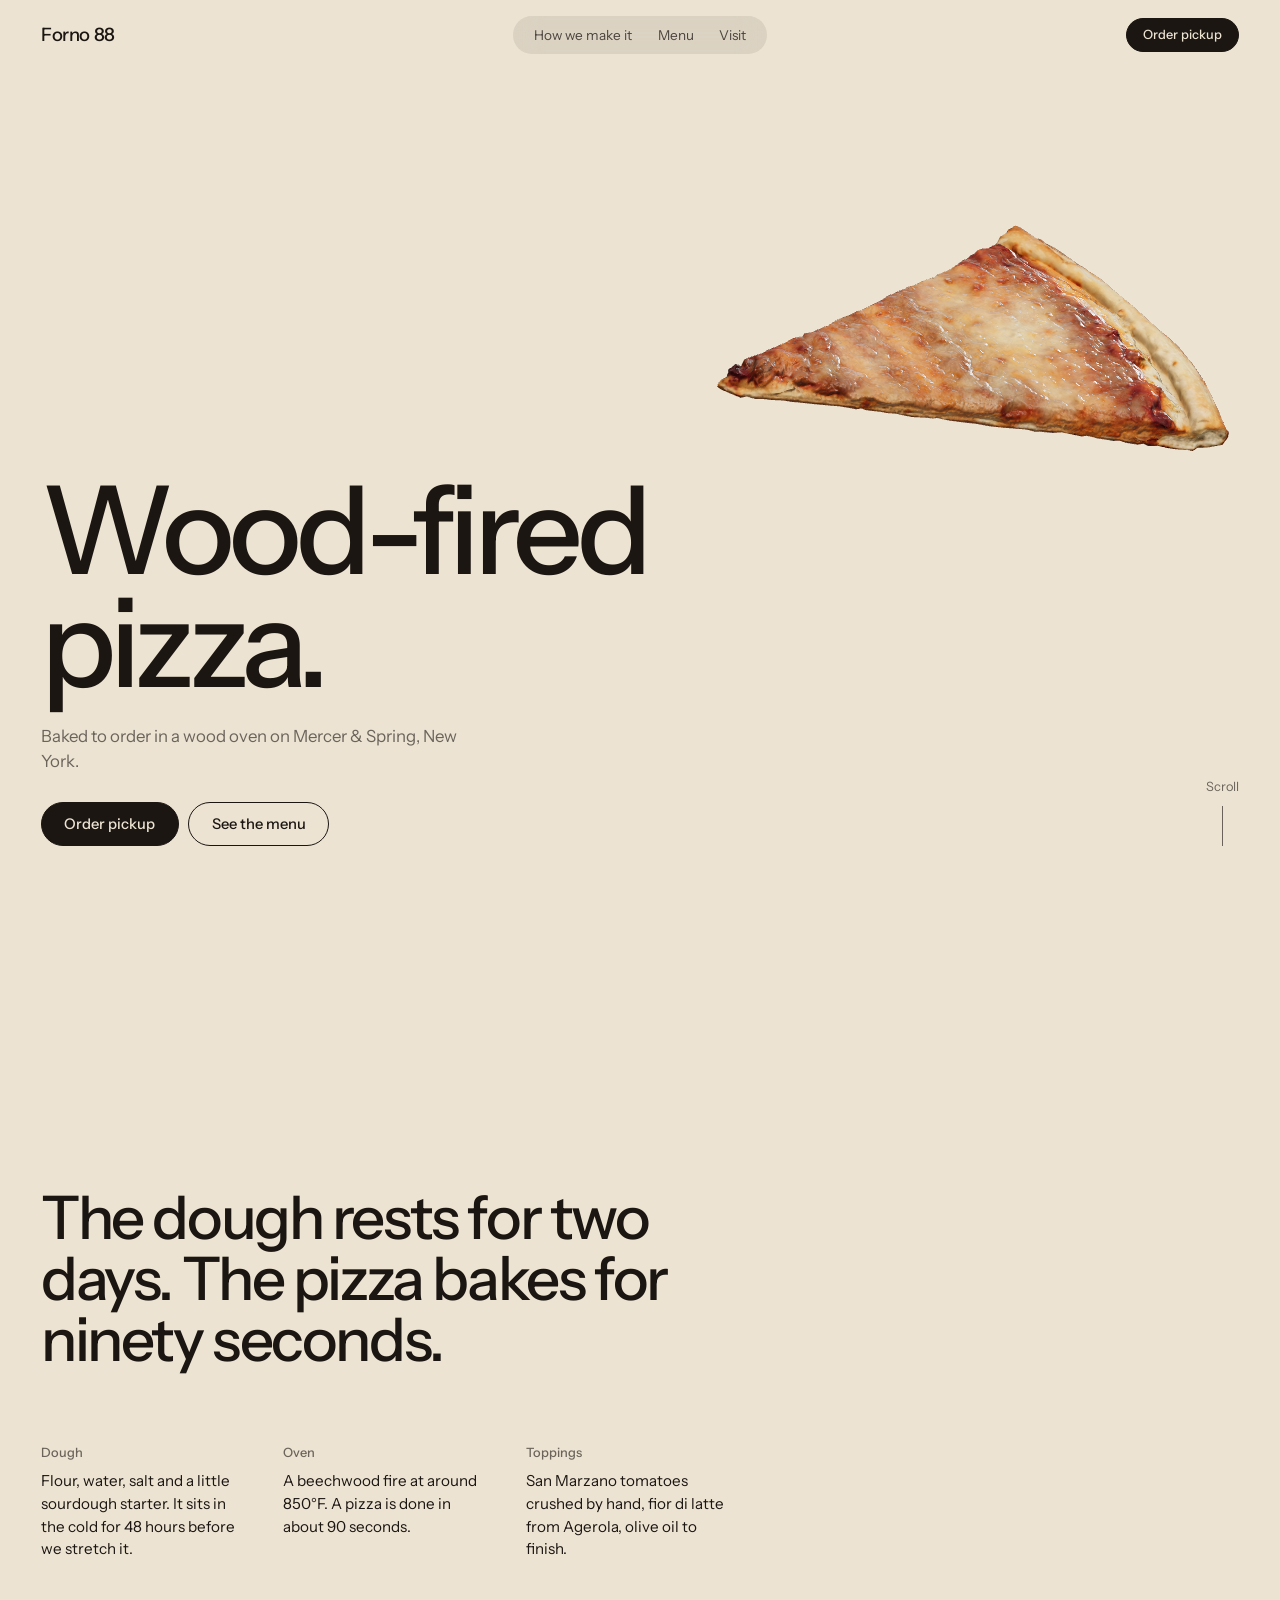
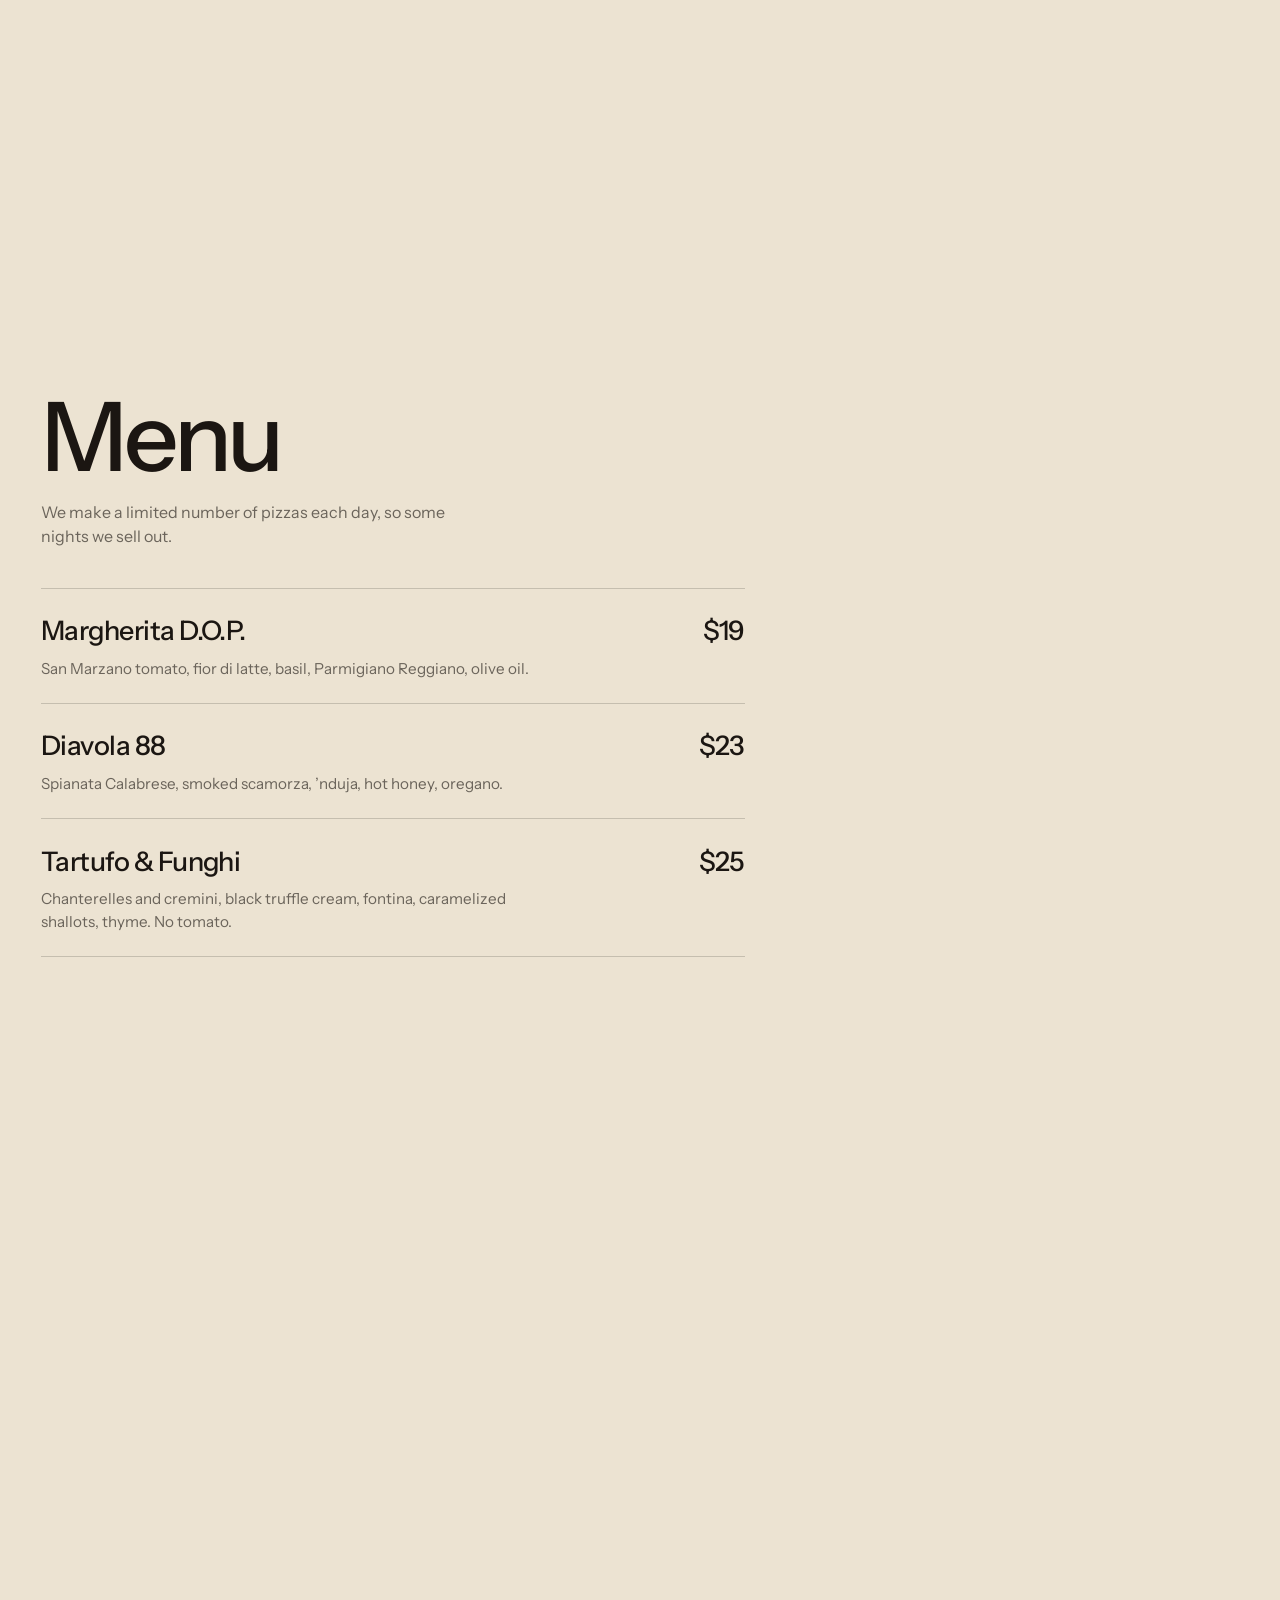
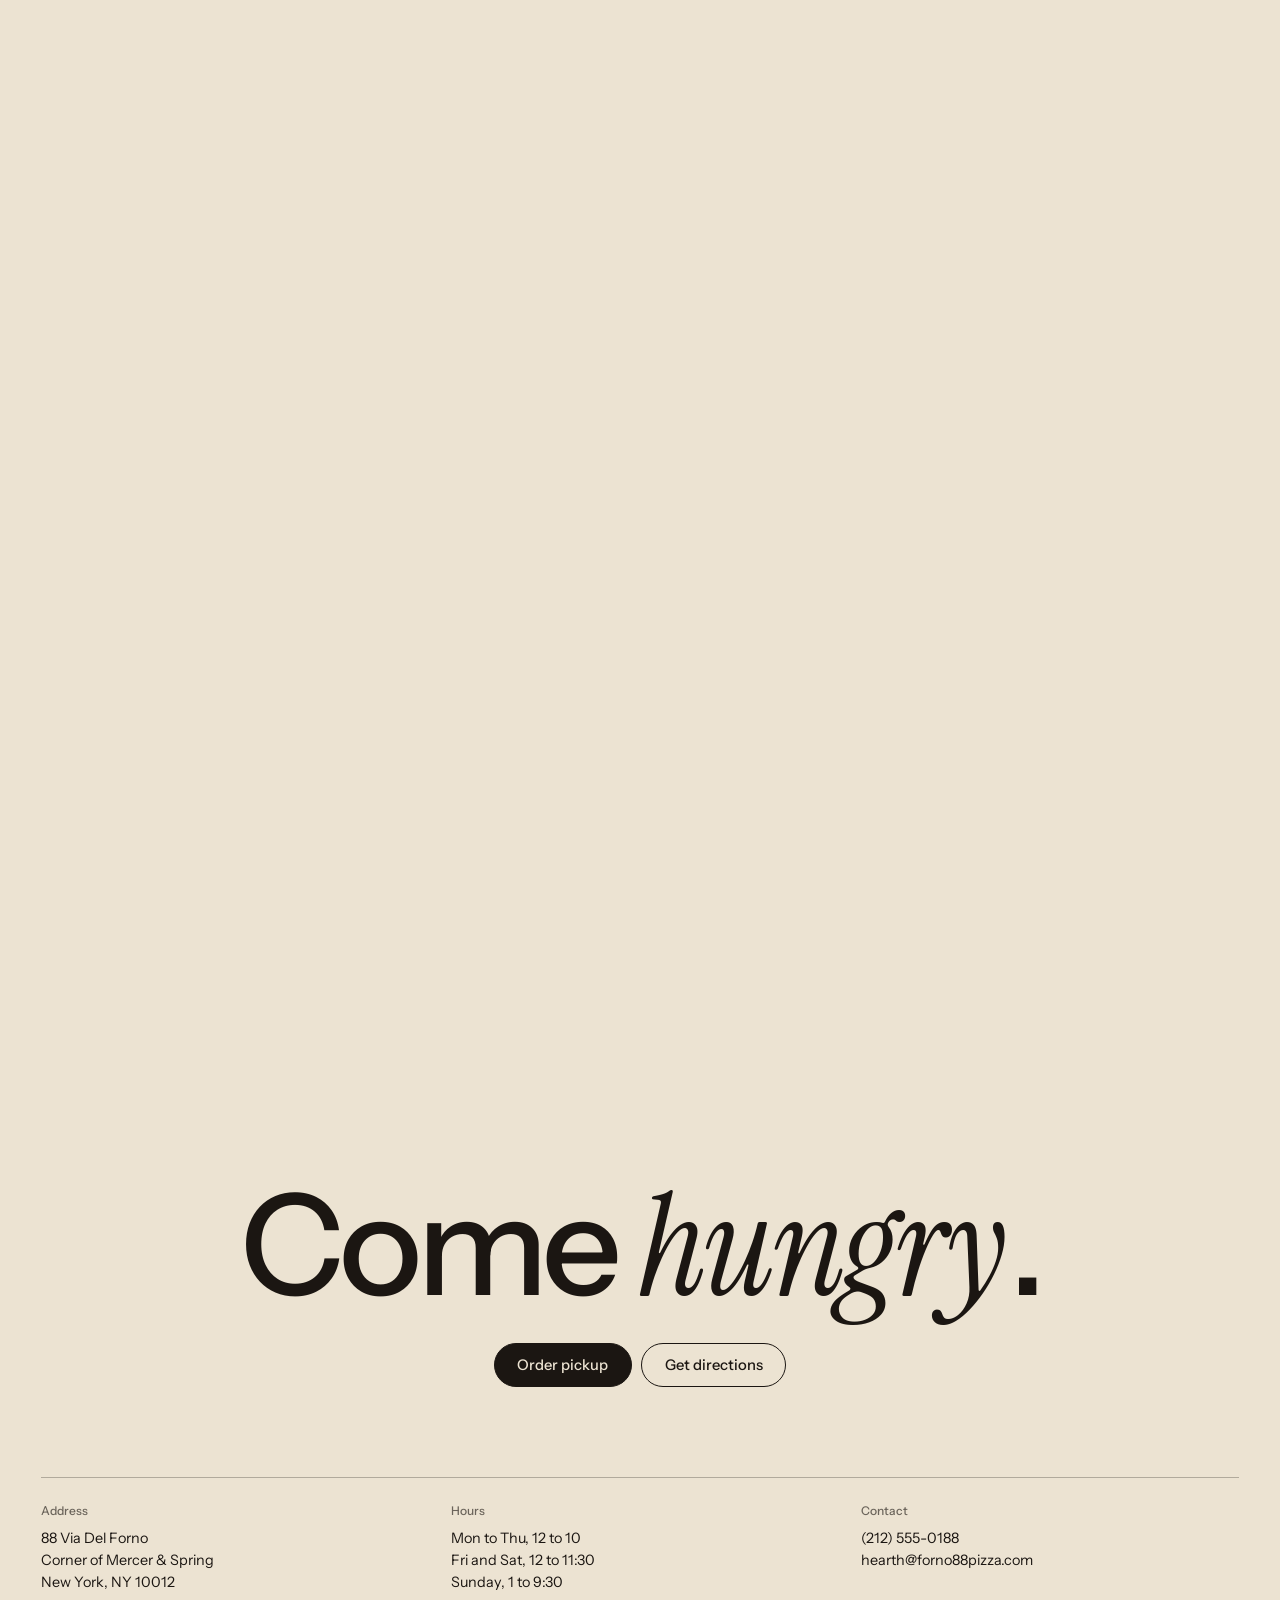
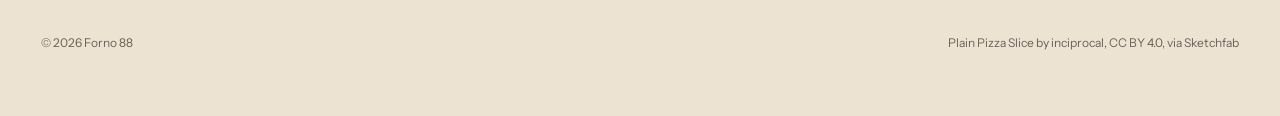
<file: index.html>
<!DOCTYPE html>
<html lang="en">
<head>
  <meta charset="UTF-8">
  <meta name="viewport" content="width=device-width, initial-scale=1.0, viewport-fit=cover">
  <title>Forno 88 · Wood-fired pizza in SoHo, New York</title>
  <meta name="description" content="Neapolitan pizza baked to order in a wood oven at Mercer &amp; Spring, New York. Order pickup online.">

  <meta property="og:type" content="website">
  <meta property="og:url" content="https://forno88pizza.com/">
  <meta property="og:title" content="Forno 88 · Wood-fired pizza in SoHo, New York">
  <meta property="og:description" content="Baked to order in a wood oven at Mercer &amp; Spring.">
  <meta property="og:image" content="https://forno88pizza.com/og-image.jpg">
  <meta property="og:image:alt" content="A slice of Forno 88 pizza on a cream background">
  <meta name="twitter:card" content="summary_large_image">

  <link rel="canonical" href="https://forno88pizza.com/">
  <meta name="theme-color" content="#ece3d2">
  <link rel="manifest" href="/site.webmanifest">
  <link rel="icon" href="/favicon.svg" type="image/svg+xml">
  <link rel="apple-touch-icon" href="/favicon.svg">

  <script type="application/ld+json">
  {
    "@context": "https://schema.org",
    "@type": "Pizzeria",
    "name": "Forno 88",
    "url": "https://forno88pizza.com/",
    "image": "https://forno88pizza.com/og-image.jpg",
    "telephone": "+12125550188",
    "email": "hearth@forno88pizza.com",
    "priceRange": "$$",
    "servesCuisine": ["Neapolitan Pizza", "Italian"],
    "address": {
      "@type": "PostalAddress",
      "streetAddress": "88 Via Del Forno, Corner of Mercer & Spring",
      "addressLocality": "New York",
      "addressRegion": "NY",
      "postalCode": "10012",
      "addressCountry": "US"
    },
    "geo": { "@type": "GeoCoordinates", "latitude": 40.7245, "longitude": -73.9982 },
    "openingHoursSpecification": [
      { "@type": "OpeningHoursSpecification", "dayOfWeek": ["Monday", "Tuesday", "Wednesday", "Thursday"], "opens": "12:00", "closes": "22:00" },
      { "@type": "OpeningHoursSpecification", "dayOfWeek": ["Friday", "Saturday"], "opens": "12:00", "closes": "23:30" },
      { "@type": "OpeningHoursSpecification", "dayOfWeek": "Sunday", "opens": "13:00", "closes": "21:30" }
    ],
    "hasMenu": "https://forno88pizza.com/#menu",
    "acceptsReservations": false
  }
  </script>

  <script type="module" crossorigin src="/assets/main-CISGfZzE.js"></script>
  <link rel="modulepreload" crossorigin href="/assets/three-CdEtKK5L.js">
  <link rel="modulepreload" crossorigin href="/assets/gsap-CzGW6FVa.js">
  <link rel="stylesheet" crossorigin href="/assets/style-DFF89XpY.css">
</head>
<body>
  <div id="loader" class="loader" aria-hidden="true"></div>

  <!-- The 3D slice lives on this canvas, above the page text. -->
  <canvas id="webgl-canvas" class="webgl-canvas" aria-hidden="true"></canvas>

  <!-- Only shown if WebGL isn't available -->
  <div id="webgl-fallback" class="webgl-fallback" aria-hidden="true" hidden>
    <svg viewBox="0 0 120 120" fill="none" xmlns="http://www.w3.org/2000/svg">
      <path d="M60 10L105 105C80 115 40 115 15 105L60 10Z" fill="#d9944a"/>
      <path d="M60 20L97 98C76 106 44 106 23 98L60 20Z" fill="#efd89a"/>
      <circle cx="58" cy="62" r="6" fill="#b8321e"/>
      <circle cx="68" cy="82" r="5" fill="#b8321e"/>
      <circle cx="50" cy="80" r="4.5" fill="#b8321e"/>
    </svg>
  </div>

  <div class="top-fade" aria-hidden="true"></div>

  <header class="site-header" id="site-header">
    <a href="#hero" class="brand" aria-label="Forno 88, back to top">Forno 88</a>

    <nav class="nav-pill" aria-label="Main">
      <a href="#craft">How we make it</a>
      <a href="#menu">Menu</a>
      <a href="#visit">Visit</a>
    </nav>

    <div class="header-end">
      <button type="button" class="btn btn-solid btn-sm" data-order>Order pickup</button>
      <button type="button" class="menu-toggle" id="mobile-menu-toggle" aria-expanded="false" aria-controls="mobile-nav">Menu</button>
    </div>
  </header>

  <div class="mobile-nav" id="mobile-nav" aria-hidden="true">
    <nav aria-label="Mobile">
      <a href="#craft">How we make it</a>
      <a href="#menu">Menu</a>
      <a href="#visit">Visit</a>
    </nav>
    <button type="button" class="btn btn-solid" data-order>Order pickup</button>
  </div>

  <main class="content-wrapper">
    <!-- 1. Hero -->
    <section id="hero" class="scene scene-hero" data-bg="#ece3d2" data-fg="#1b1612" aria-labelledby="hero-title">
      <div class="slot hero-slot" data-slot aria-hidden="true"></div>
      <div class="hero-copy">
        <h1 id="hero-title">Wood-fired<br>pizza.</h1>
        <p class="lede">Baked to order in a wood oven on Mercer &amp; Spring, New York.</p>
        <div class="actions">
          <button type="button" class="btn btn-solid" data-order>Order pickup</button>
          <a href="#menu" class="btn btn-line">See the menu</a>
        </div>
      </div>
      <p class="scroll-hint" aria-hidden="true">Scroll</p>
    </section>

    <!-- 2. How we make it -->
    <section id="craft" class="scene scene-craft" data-bg="#16110e" data-fg="#f2e9d8" aria-labelledby="craft-title">
      <div class="slot craft-slot" data-slot aria-hidden="true"></div>
      <div class="craft-copy">
        <h2 id="craft-title" class="statement">The dough rests for two days. The pizza bakes for ninety seconds.</h2>
        <div class="facts">
          <div>
            <h3>Dough</h3>
            <p>Flour, water, salt and a little sourdough starter. It sits in the cold for 48 hours before we stretch it.</p>
          </div>
          <div>
            <h3>Oven</h3>
            <p>A beechwood fire at around 850°F. A pizza is done in about 90 seconds.</p>
          </div>
          <div>
            <h3>Toppings</h3>
            <p>San Marzano tomatoes crushed by hand, fior di latte from Agerola, olive oil to finish.</p>
          </div>
        </div>
      </div>
    </section>

    <!-- 3. Menu -->
    <section id="menu" class="scene scene-menu" data-bg="#16110e" data-fg="#f2e9d8" aria-labelledby="menu-title">
      <div class="menu-sticky">
       <div class="slot menu-slot" data-slot aria-hidden="true"></div>
       <div class="menu-copy">
        <h2 id="menu-title" class="section-title">Menu</h2>
        <p class="note">We make a limited number of pizzas each day, so some nights we sell out.</p>

        <ol class="menu-list" id="menu-list">
          <li class="menu-row">
            <div class="row-head"><h3>Margherita D.O.P.</h3><span class="price">$19</span></div>
            <p>San Marzano tomato, fior di latte, basil, Parmigiano Reggiano, olive oil.</p>
          </li>
          <li class="menu-row">
            <div class="row-head"><h3>Diavola 88</h3><span class="price">$23</span></div>
            <p>Spianata Calabrese, smoked scamorza, ’nduja, hot honey, oregano.</p>
          </li>
          <li class="menu-row">
            <div class="row-head"><h3>Tartufo &amp; Funghi</h3><span class="price">$25</span></div>
            <p>Chanterelles and cremini, black truffle cream, fontina, caramelized shallots, thyme. No tomato.</p>
          </li>
        </ol>
       </div>
      </div>
    </section>

    <!-- 4. Visit -->
    <section id="visit" class="scene scene-visit" data-bg="#c9361f" data-fg="#fbf0de" aria-labelledby="visit-title">
      <div class="visit-main">
        <div class="slot visit-slot" data-slot aria-hidden="true"></div>
        <h2 id="visit-title" class="closing">Come <em>hungry</em>.</h2>
        <div class="actions actions-center">
          <button type="button" class="btn btn-solid" data-order>Order pickup</button>
          <a class="btn btn-line" href="https://www.google.com/maps/search/?api=1&amp;query=88+Via+Del+Forno+New+York+NY+10012" target="_blank" rel="noopener noreferrer">Get directions</a>
        </div>
      </div>

      <footer class="site-footer">
        <div class="info">
          <div>
            <h3>Address</h3>
            <address>88 Via Del Forno<br>Corner of Mercer &amp; Spring<br>New York, NY 10012</address>
          </div>
          <div>
            <h3>Hours</h3>
            <p>Mon to Thu, 12 to 10<br>Fri and Sat, 12 to 11:30<br>Sunday, 1 to 9:30</p>
          </div>
          <div>
            <h3>Contact</h3>
            <p><a href="tel:+12125550188">(212) 555-0188</a><br><a href="mailto:hearth@forno88pizza.com">hearth@forno88pizza.com</a></p>
          </div>
        </div>
        <p class="fine">
          <span>&copy; <span id="copyright-year">2026</span> Forno 88</span>
          <span><a href="https://sketchfab.com/3d-models/plain-pizza-slice-486238438ec64c3cb64d607a30d1a9e6" target="_blank" rel="noopener noreferrer">Plain Pizza Slice by inciprocal</a>, <a href="https://creativecommons.org/licenses/by/4.0/" target="_blank" rel="noopener noreferrer">CC BY 4.0</a>, via Sketchfab</span>
        </p>
      </footer>
    </section>
  </main>

  <dialog id="order-dialog" class="order-dialog" aria-labelledby="dialog-title">
    <div class="dialog-body">
      <button type="button" class="dialog-close" id="dialog-close-btn">Close</button>

      <div id="order-view-form" class="dialog-view">
        <h2 id="dialog-title">Order for pickup</h2>
        <p class="muted">Ready in about 15 minutes. You pay when you pick up.</p>

        <form id="order-form" novalidate>
          <fieldset class="picks">
            <legend class="sr-only">Pizza</legend>
            <label class="pick">
              <input type="radio" name="selected_pizza" value="Margherita D.O.P." data-price="19" checked>
              <span class="pick-name">Margherita D.O.P.</span><span>$19</span>
            </label>
            <label class="pick">
              <input type="radio" name="selected_pizza" value="Diavola 88" data-price="23">
              <span class="pick-name">Diavola 88</span><span>$23</span>
            </label>
            <label class="pick">
              <input type="radio" name="selected_pizza" value="Tartufo &amp; Funghi" data-price="25">
              <span class="pick-name">Tartufo &amp; Funghi</span><span>$25</span>
            </label>
          </fieldset>

          <div class="qty-row">
            <label for="order-qty">How many</label>
            <div class="qty">
              <button type="button" id="qty-minus" aria-label="One fewer">&minus;</button>
              <input type="number" id="order-qty" name="quantity" min="1" max="10" value="1" readonly>
              <button type="button" id="qty-plus" aria-label="One more">+</button>
            </div>
          </div>

          <div class="field">
            <label for="order-name">Name</label>
            <input type="text" id="order-name" name="customer_name" autocomplete="name" required>
            <span class="field-error" id="name-error-msg" hidden>We need a name to put on the order.</span>
          </div>

          <div class="field">
            <label for="order-phone">Phone <span class="muted">(we text when it’s ready)</span></label>
            <input type="tel" id="order-phone" name="customer_phone" autocomplete="tel" required>
            <span class="field-error" id="phone-error-msg" hidden>That phone number looks too short.</span>
          </div>

          <button type="submit" class="btn btn-solid btn-block" id="order-submit-btn">
            Place order · <span id="order-total-price">$19</span>
          </button>
        </form>
      </div>

      <div id="order-view-loading" class="dialog-view" hidden>
        <p class="status" role="status">Sending your order…</p>
      </div>

      <div id="order-view-success" class="dialog-view" hidden>
        <h2>Thanks, <span id="ticket-name"></span>.</h2>
        <p>Order <strong id="ticket-number">#4109</strong>: <span id="ticket-summary"></span>, <span id="ticket-total"></span>.</p>
        <p class="muted">Ready in about 15 minutes at 88 Via Del Forno. Pay at the counter.</p>
        <div class="dialog-actions">
          <button type="button" class="btn btn-solid" id="order-done-btn">Done</button>
          <button type="button" class="btn btn-line" id="order-again-btn">Order again</button>
        </div>
      </div>
    </div>
  </dialog>

</body>
</html>
</file>
<file: assets/style-DFF89XpY.css>
@font-face{font-family:Instrument Sans;font-style:normal;font-display:swap;font-weight:400;src:url(/assets/instrument-sans-latin-400-normal-DRC__1Mx.woff2) format("woff2"),url(/assets/instrument-sans-latin-400-normal-D1W7dsQl.woff) format("woff")}@font-face{font-family:Instrument Sans;font-style:normal;font-display:swap;font-weight:500;src:url(/assets/instrument-sans-latin-500-normal-Dk9ku72i.woff2) format("woff2"),url(/assets/instrument-sans-latin-500-normal-Z6ESRlEs.woff) format("woff")}@font-face{font-family:"Instrument Serif";font-style:italic;font-display:swap;font-weight:400;src:url(/assets/instrument-serif-latin-400-italic-DKMiL14s.woff2) format("woff2"),url(/assets/instrument-serif-latin-400-italic-u__WvvIK.woff) format("woff")}:root{--bg: #ece3d2;--fg: #1b1612;--muted: color-mix(in srgb, var(--fg) 62%, transparent);--line: color-mix(in srgb, var(--fg) 18%, transparent);--sans: "Instrument Sans", system-ui, -apple-system, "Segoe UI", Roboto, sans-serif;--serif: "Instrument Serif", Georgia, serif;--pad: clamp(1.25rem, 3.2vw, 3rem)}*,*:before,*:after{box-sizing:border-box;margin:0;padding:0}html{scroll-behavior:smooth;background:var(--bg);-webkit-text-size-adjust:100%;-webkit-font-smoothing:antialiased}body{background:var(--bg);color:var(--fg);font:400 1rem/1.5 var(--sans);overflow-x:clip}a{color:inherit;text-decoration:none}button{font:inherit;color:inherit;background:none;border:0;cursor:pointer}ul,ol{list-style:none}h1,h2,h3{font-weight:500}:focus-visible{outline:2px solid currentColor;outline-offset:3px}[hidden]{display:none!important}.sr-only{position:absolute;width:1px;height:1px;overflow:hidden;clip:rect(0 0 0 0);white-space:nowrap}.content-wrapper{position:relative;z-index:1}.webgl-canvas{position:fixed;inset:0;width:100%;height:100%;z-index:3;pointer-events:none;opacity:0;transition:opacity 1.2s ease}.webgl-canvas.is-ready{opacity:1}.webgl-fallback{position:fixed;inset:0;z-index:3;pointer-events:none;display:flex;align-items:center;justify-content:center}.webgl-fallback[hidden]{display:none}.webgl-fallback svg{width:min(46vw,320px)}.top-fade{display:none}.loader{position:fixed;inset:0;z-index:100;background:var(--bg);transition:opacity .7s ease,visibility .7s}.loader.hidden{opacity:0;visibility:hidden}.site-header{position:fixed;top:0;left:0;right:0;z-index:50;display:grid;grid-template-columns:1fr auto 1fr;align-items:center;padding:1rem var(--pad)}.brand{font-weight:500;font-size:1.15rem;letter-spacing:-.02em}.nav-pill{display:flex;gap:1.6rem;padding:.55rem 1.3rem;border-radius:999px;font-size:.85rem;background:color-mix(in srgb,var(--fg) 8%,transparent);-webkit-backdrop-filter:blur(14px);backdrop-filter:blur(14px)}.nav-pill a{opacity:.75;transition:opacity .2s}.nav-pill a:hover{opacity:1}.header-end{justify-self:end;display:flex;align-items:center;gap:1rem}.menu-toggle{display:none;font-size:.9rem}.btn{display:inline-flex;align-items:center;justify-content:center;height:2.75rem;padding:0 1.4rem;border-radius:999px;border:1px solid var(--fg);font-size:.92rem;font-weight:500;white-space:nowrap;transition:background .2s,color .2s,opacity .2s}.btn-sm{height:2.1rem;padding:0 1rem;font-size:.8rem}.btn-block{width:100%}.btn-solid{background:var(--fg);color:var(--bg)}.btn-solid:hover{opacity:.85}.btn-line:hover{background:var(--fg);color:var(--bg)}.btn:disabled{opacity:.5;cursor:default}.slot{visibility:hidden;pointer-events:none}.hero-slot,.craft-slot,.menu-slot{position:absolute;right:var(--pad)}.hero-slot{top:9svh;width:46vw;height:58svh}.craft-slot{top:14svh;width:32vw;height:62svh}.menu-slot{top:14svh;width:36vw;height:64svh}.visit-slot{height:clamp(12rem,34svh,24rem)}.scene{position:relative;min-height:100svh;padding:7rem var(--pad) 4rem}h1,.statement,.section-title,.closing{letter-spacing:-.04em}.actions{display:flex;flex-wrap:wrap;gap:.6rem;margin-top:1.75rem}.actions-center{justify-content:center}.scene-hero{display:flex;align-items:flex-end;padding-bottom:clamp(2rem,6vh,4rem)}h1{font-size:clamp(3.6rem,9.6vw,9.5rem);line-height:.92;letter-spacing:-.05em}.lede{margin-top:1.5rem;max-width:26rem;font-size:1.05rem;color:var(--muted)}.scroll-hint{position:absolute;right:var(--pad);bottom:clamp(2rem,6vh,4rem);font-size:.8rem;color:var(--muted);text-align:center}.scroll-hint:after{content:"";display:block;width:1px;height:2.5rem;margin:.6rem auto 0;background:currentColor;transform-origin:top;animation:drip 2.4s ease-in-out infinite}@keyframes drip{0%{transform:scaleY(0);opacity:1}60%{transform:scaleY(1);opacity:1}to{transform:scaleY(1);opacity:0}}.scene-craft{display:flex;align-items:center}.craft-copy{max-width:58%}.statement{font-size:clamp(2.1rem,4.7vw,4.6rem);line-height:1.02;max-width:15em}.facts{display:grid;grid-template-columns:repeat(3,minmax(0,1fr));gap:2rem;margin-top:clamp(3rem,8vh,5.5rem)}.facts h3{font-size:.8rem;color:var(--muted);margin-bottom:.5rem}.facts p{font-size:.95rem;line-height:1.5}.scene-menu{min-height:240svh;padding:0}.menu-sticky{position:sticky;top:0;height:100svh;display:flex;align-items:center;padding:6rem var(--pad) 3rem}.menu-copy{width:min(100%,44rem)}.section-title{font-size:clamp(3.4rem,7.5vw,7rem);line-height:.95}.note{margin:1.1rem 0 2.5rem;color:var(--muted);max-width:26rem}.menu-row{padding:1.4rem 0;border-top:1px solid var(--line);transition:opacity .4s ease}.menu-row:last-child{border-bottom:1px solid var(--line)}.menu-list.has-active .menu-row{opacity:.35}.menu-list.has-active .menu-row.is-active{opacity:1}.row-head{display:flex;justify-content:space-between;align-items:baseline;gap:1rem;font-size:clamp(1.35rem,2.1vw,1.9rem);letter-spacing:-.02em}.row-head h3{font-size:inherit}.row-head .price{font-weight:500}.menu-row p{margin-top:.4rem;max-width:32rem;color:var(--muted);font-size:.95rem}.scene-visit{display:flex;flex-direction:column;justify-content:flex-end}.visit-main{margin-top:auto;text-align:center}.closing{font-size:clamp(3.6rem,11vw,10.5rem);line-height:.95}.closing em{font-family:var(--serif);font-style:italic;font-weight:400;letter-spacing:-.02em;padding-right:.04em}.site-footer{margin-top:clamp(4rem,10vh,6.5rem)}.info{display:grid;grid-template-columns:repeat(3,minmax(0,1fr));gap:2rem;padding-top:1.5rem;border-top:1px solid color-mix(in srgb,var(--fg) 28%,transparent);font-size:.9rem;line-height:1.55}.info h3{font-size:.75rem;color:var(--muted);margin-bottom:.4rem}address{font-style:normal}.info a,.fine a{text-underline-offset:3px}.info a:hover,.fine a:hover{text-decoration:underline}.fine{display:flex;justify-content:space-between;flex-wrap:wrap;gap:.5rem 2rem;margin-top:2.5rem;font-size:.75rem;color:var(--muted)}.mobile-nav{position:fixed;inset:0;z-index:40;background:var(--bg);display:flex;flex-direction:column;justify-content:center;gap:2.5rem;padding:5rem var(--pad) 2rem;opacity:0;visibility:hidden;transition:opacity .25s,visibility .25s}.mobile-nav.is-open{opacity:1;visibility:visible}.mobile-nav nav{display:flex;flex-direction:column;gap:.4rem}.mobile-nav nav a{font-size:2.4rem;font-weight:500;letter-spacing:-.03em;line-height:1.15}.order-dialog{--bg: #f4ecdc;--fg: #1b1612;width:min(28rem,calc(100vw - 2rem));max-height:calc(100svh - 2rem);margin:auto;padding:0;border:0;border-radius:1.1rem;background:var(--bg);color:var(--fg);overflow:auto}.order-dialog::backdrop{background:#140f0c8c}.dialog-body{position:relative;padding:2rem}.dialog-close{position:absolute;top:1.1rem;right:1.4rem;font-size:.85rem;color:var(--muted)}.dialog-close:hover{color:var(--fg)}.dialog-view h2{font-size:1.8rem;letter-spacing:-.03em;line-height:1.1}.dialog-view>p{margin-top:.5rem}.muted{color:var(--muted)}.picks{border:0;margin-top:1.5rem}.pick{display:flex;align-items:center;gap:.75rem;padding:.8rem 0;border-top:1px solid var(--line);cursor:pointer}.pick:last-child{border-bottom:1px solid var(--line)}.pick input{accent-color:var(--fg);width:1rem;height:1rem}.pick-name{flex:1}.qty-row{display:flex;align-items:center;justify-content:space-between;margin:1.1rem 0 .4rem}.qty{display:flex;align-items:center;border:1px solid var(--line);border-radius:999px}.qty button{width:2.2rem;height:2.2rem;font-size:1.1rem}.qty input{width:2rem;text-align:center;border:0;background:none;font:inherit;color:inherit;-moz-appearance:textfield}.qty input::-webkit-outer-spin-button,.qty input::-webkit-inner-spin-button{-webkit-appearance:none}.field{margin-top:1rem}.field label{display:block;font-size:.85rem;margin-bottom:.2rem}.field input{width:100%;padding:.55rem 0;border:0;border-bottom:1px solid var(--fg);background:none;font:inherit;color:inherit;border-radius:0}.field input:focus{outline:none;border-bottom-width:2px}.field input.is-invalid{border-bottom-color:#b3261e}.field-error{display:block;margin-top:.3rem;font-size:.8rem;color:#b3261e}#order-form .btn-block{margin-top:1.75rem}.status{padding:2.5rem 0;text-align:center;color:var(--muted)}.dialog-actions{display:flex;gap:.6rem;margin-top:1.75rem}.page-404 .notfound{min-height:100svh;display:flex;flex-direction:column;justify-content:center;padding:6rem var(--pad)}.page-404 .notfound p{margin-top:1.25rem;color:var(--muted)}@media(max-width:1024px){.site-header{grid-template-columns:1fr auto}.nav-pill,.header-end .btn{display:none}.menu-toggle{display:block}.scroll-hint{display:none}.top-fade{display:block;position:fixed;top:0;left:0;right:0;height:40svh;z-index:2;pointer-events:none;background:linear-gradient(var(--bg) 78%,transparent)}.scene{padding-top:6rem}.scene-hero{padding-top:44svh}.scene-craft{padding-top:42svh;align-items:flex-start}.craft-copy{max-width:none}.facts{grid-template-columns:1fr;gap:1.5rem}.menu-sticky{align-items:flex-start;padding-top:42svh}.menu-copy{width:100%}.scene-menu .note{display:none}.scene-menu .section-title{font-size:2.6rem;margin-bottom:1rem}.hero-slot,.craft-slot,.menu-slot{top:7svh;left:var(--pad);width:auto;height:30svh}.scene-visit{padding-top:0;padding-bottom:1.5rem}.visit-slot{height:30svh}.closing{font-size:clamp(3.2rem,15vw,5.5rem)}.site-footer{margin-top:2.25rem}.info{grid-template-columns:1fr 1fr;gap:1.1rem 1.25rem;padding-top:1.1rem;font-size:.85rem}.info>div:last-child{grid-column:1 / -1}.fine{margin-top:1.25rem}}@media(max-width:520px){h1{font-size:clamp(3.2rem,17vw,5rem)}.actions .btn{flex:1 1 auto}}@media(prefers-reduced-motion:reduce){html{scroll-behavior:auto}*,*:before,*:after{animation:none!important;transition-duration:.01ms!important}}
</file>
